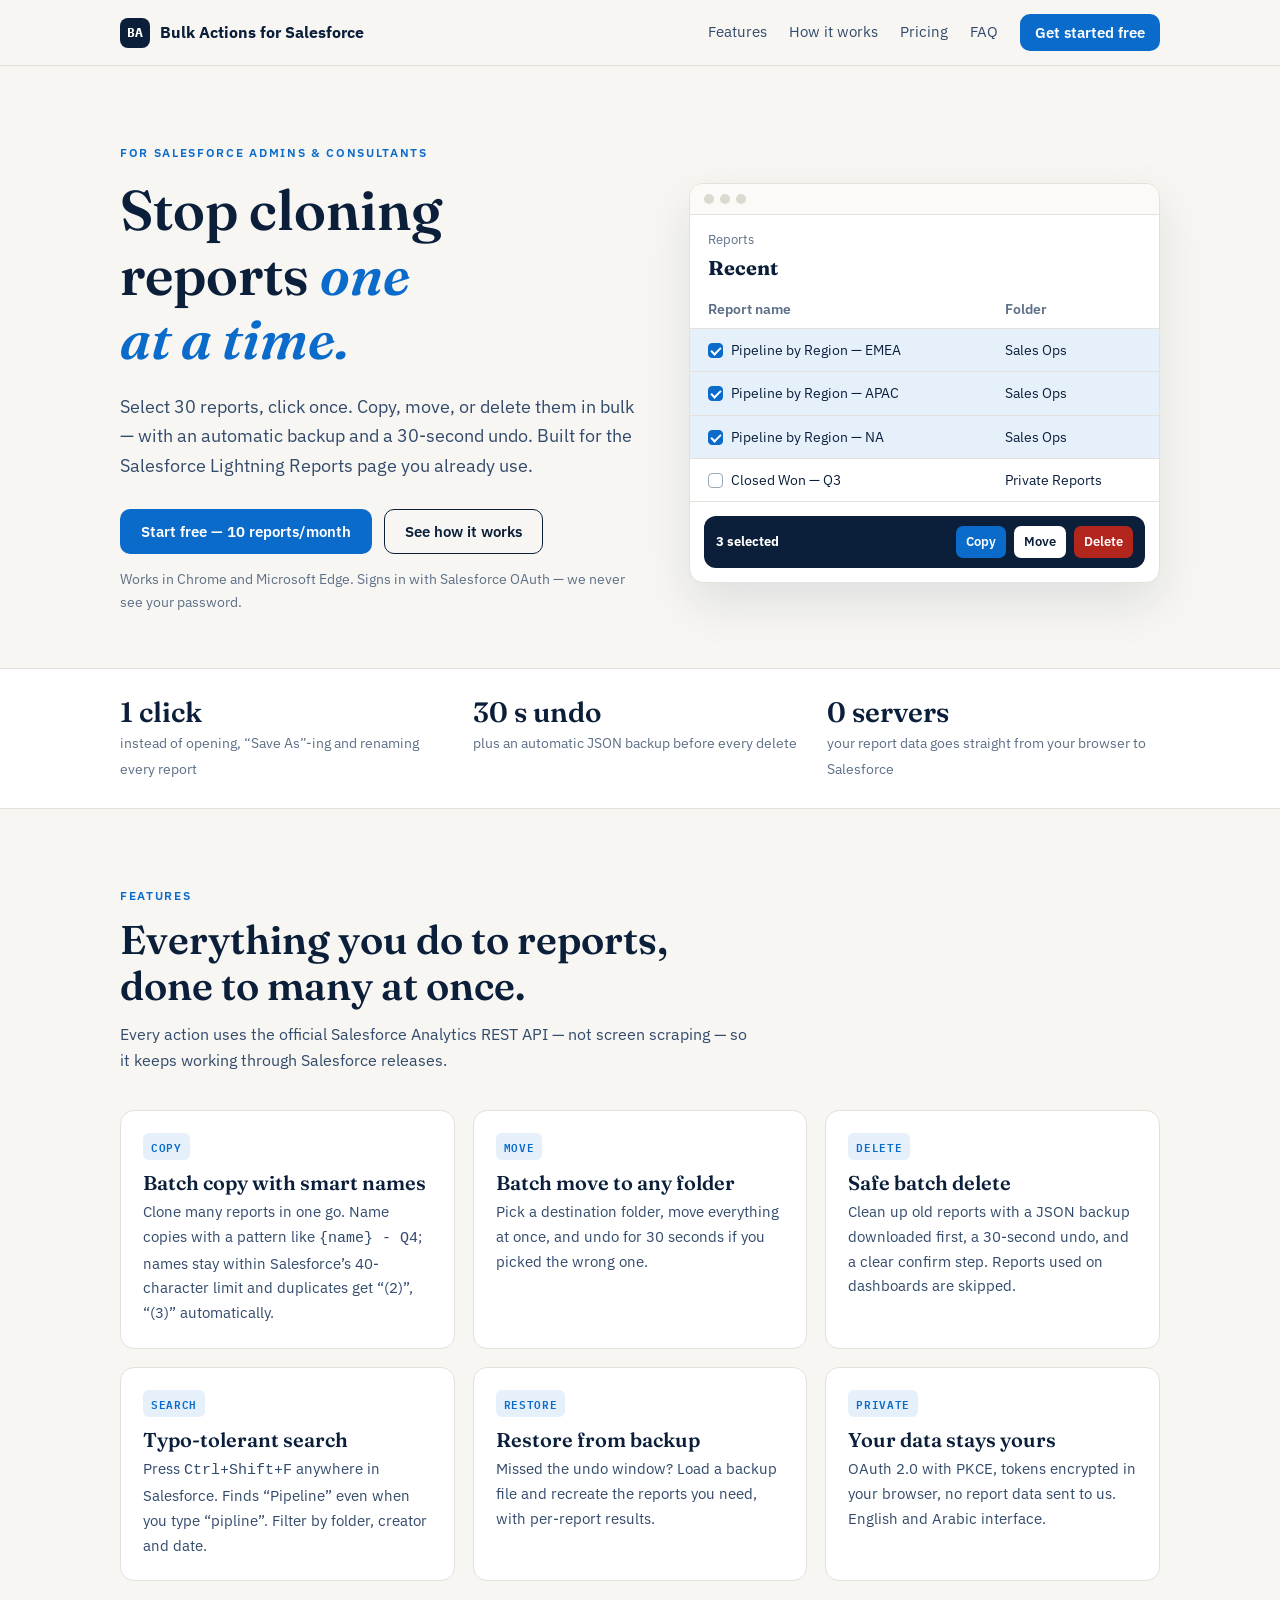
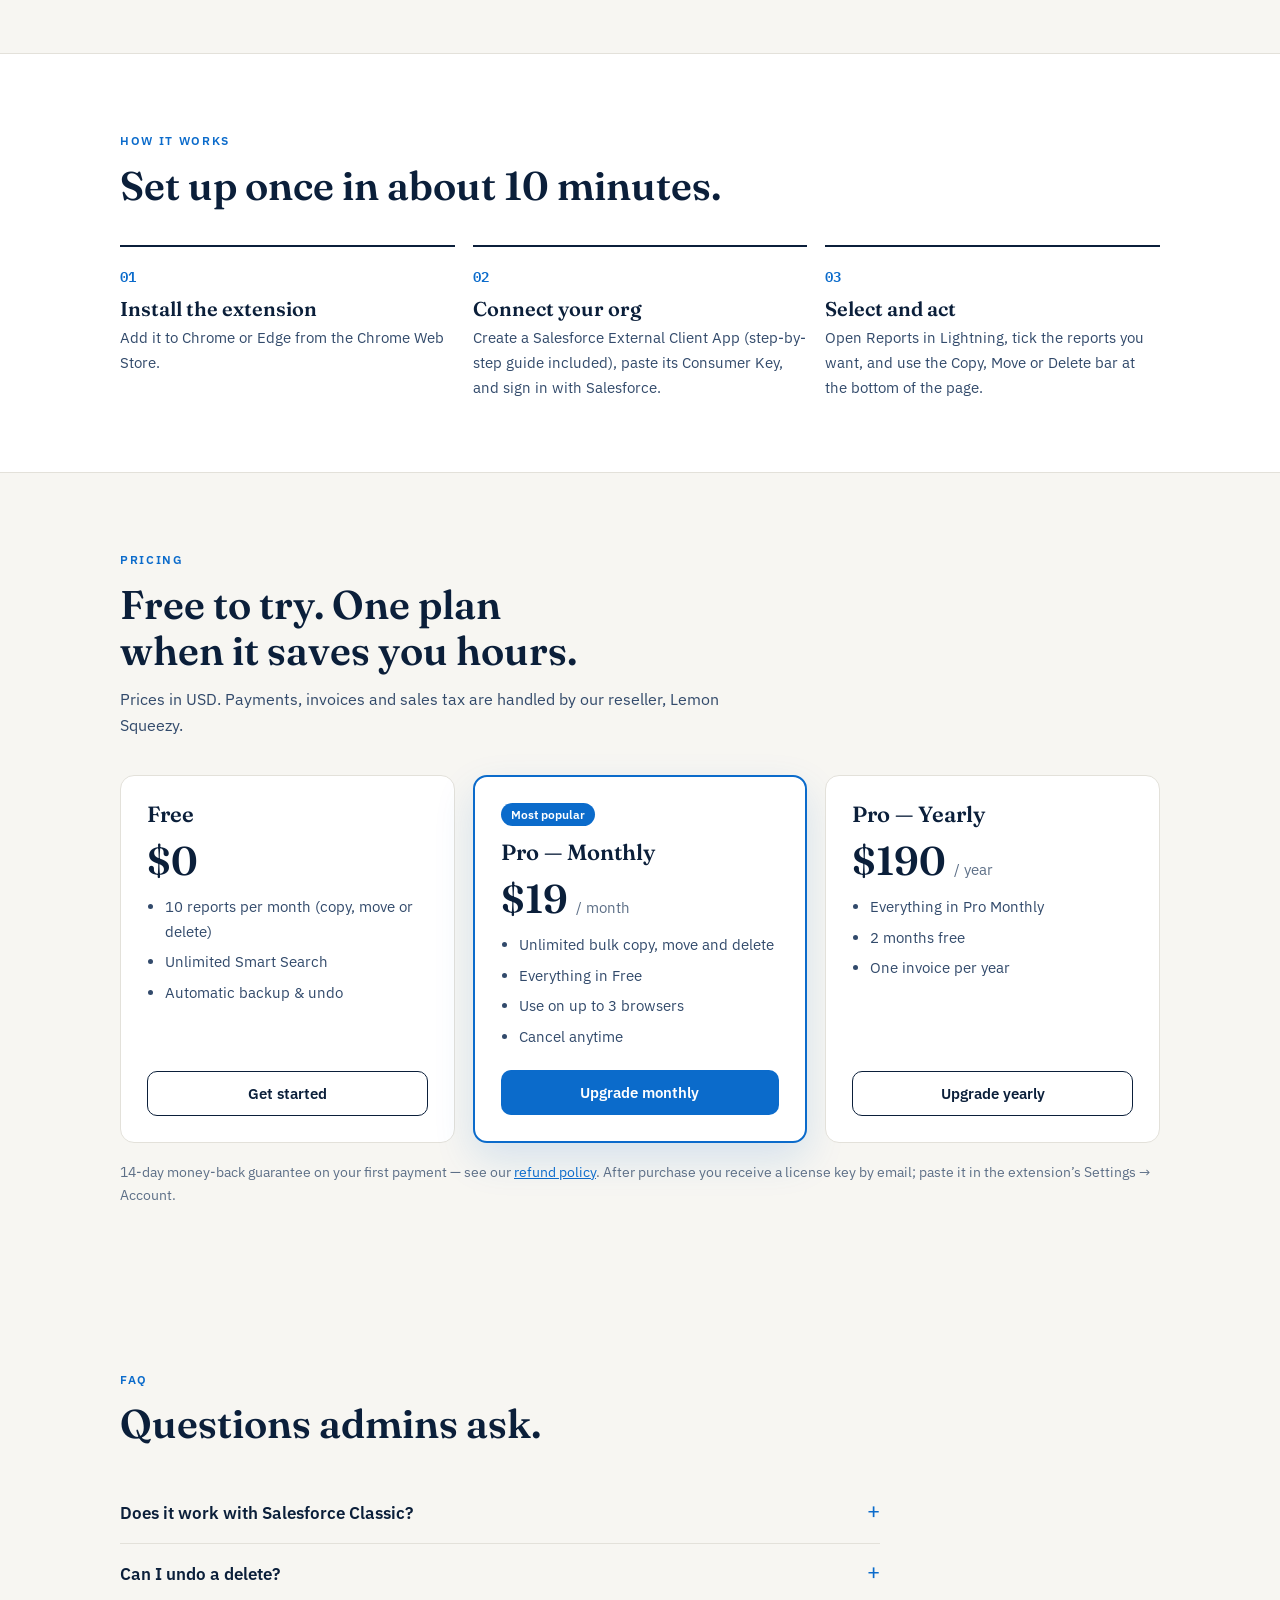
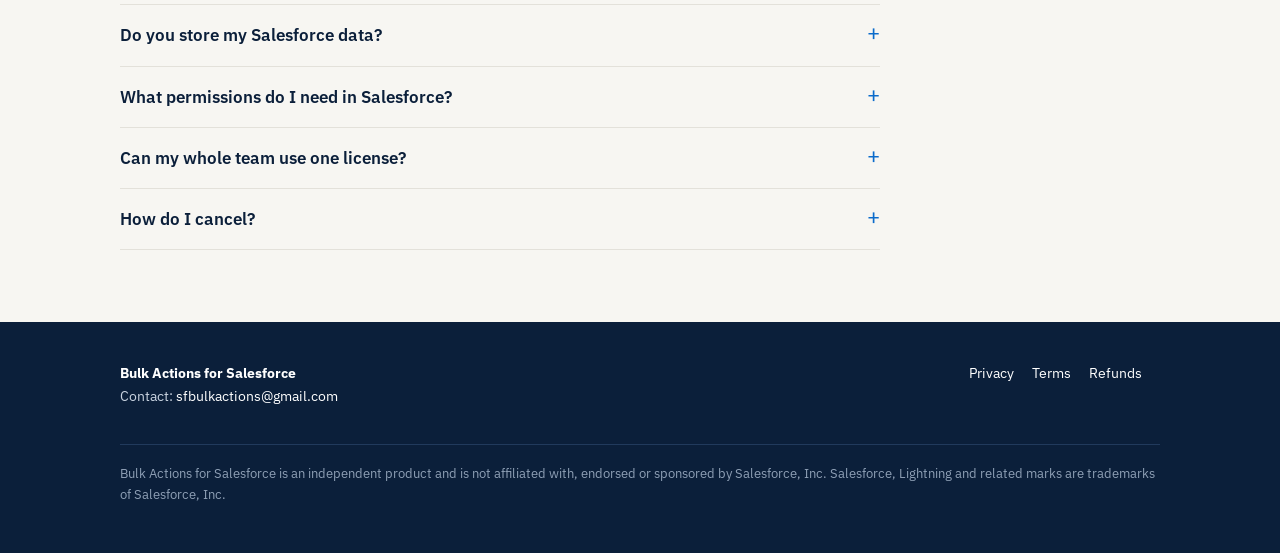
<file: index.html>
<!doctype html>
<html lang="en">
<head>
<meta charset="utf-8">
<meta name="viewport" content="width=device-width, initial-scale=1">
<title>Bulk Actions for Salesforce — copy, move and delete reports in bulk</title>
<meta name="description" content="A browser extension for Salesforce admins: copy, move, delete (with automatic backup and undo) and search many Salesforce reports at once.">
<link rel="preconnect" href="https://fonts.googleapis.com">
<link rel="preconnect" href="https://fonts.gstatic.com" crossorigin>
<link href="https://fonts.googleapis.com/css2?family=Fraunces:ital,opsz,wght@0,9..144,600;1,9..144,600&family=IBM+Plex+Mono:wght@600&family=IBM+Plex+Sans:wght@400;600;700&display=swap" rel="stylesheet">
<link rel="stylesheet" href="style.css">
</head>
<body>

<header class="nav">
  <div class="wrap">
    <a class="brand" href="index.html"><span class="brand-mark">BA</span>Bulk Actions for Salesforce</a>
    <nav class="nav-links" aria-label="Main">
      <a href="#features">Features</a>
      <a href="#how">How it works</a>
      <a href="#pricing">Pricing</a>
      <a href="#faq">FAQ</a>
      <a class="btn btn-primary btn-sm" href="#pricing">Get started free</a>
    </nav>
  </div>
</header>

<main>
<section class="hero">
  <div class="wrap hero-grid">
    <div>
      <span class="eyebrow">For Salesforce admins &amp; consultants</span>
      <h1>Stop cloning reports <em>one at a time.</em></h1>
      <p class="lead">Select 30 reports, click once. Copy, move, or delete them in bulk — with an automatic backup and a 30-second undo. Built for the Salesforce Lightning Reports page you already use.</p>
      <div class="hero-ctas">
        <a class="btn btn-primary" href="#pricing">Start free — 10 reports/month</a>
        <a class="btn btn-ghost" href="#how">See how it works</a>
      </div>
      <p class="hero-note">Works in Chrome and Microsoft Edge. Signs in with Salesforce OAuth — we never see your password.</p>
    </div>

    <div class="mock" role="img" aria-label="The extension on the Salesforce Reports list: three reports selected and a bulk action bar with Copy, Move and Delete.">
      <div class="mock-bar"><i></i><i></i><i></i></div>
      <div class="mock-title">Reports<b>Recent</b></div>
      <table>
        <thead><tr><th>Report name</th><th>Folder</th></tr></thead>
        <tbody>
          <tr class="sel"><td><span class="chk on"></span>Pipeline by Region — EMEA</td><td>Sales Ops</td></tr>
          <tr class="sel"><td><span class="chk on"></span>Pipeline by Region — APAC</td><td>Sales Ops</td></tr>
          <tr class="sel"><td><span class="chk on"></span>Pipeline by Region — NA</td><td>Sales Ops</td></tr>
          <tr><td><span class="chk"></span>Closed Won — Q3</td><td>Private Reports</td></tr>
        </tbody>
      </table>
      <div class="mock-sel"><b>3 selected</b><span class="p">Copy</span><span>Move</span><span class="d">Delete</span></div>
    </div>
  </div>
</section>

<div class="strip">
  <div class="wrap">
    <div><b>1 click</b><span>instead of opening, “Save As”-ing and renaming every report</span></div>
    <div><b>30 s undo</b><span>plus an automatic JSON backup before every delete</span></div>
    <div><b>0 servers</b><span>your report data goes straight from your browser to Salesforce</span></div>
  </div>
</div>

<section id="features">
  <div class="wrap">
    <div class="sec-head">
      <span class="eyebrow">Features</span>
      <h2>Everything you do to reports, done to many at once.</h2>
      <p>Every action uses the official Salesforce Analytics REST API — not screen scraping — so it keeps working through Salesforce releases.</p>
    </div>
    <div class="features">
      <article class="feat"><span class="tag">COPY</span><h3>Batch copy with smart names</h3><p>Clone many reports in one go. Name copies with a pattern like <code>{name} - Q4</code>; names stay within Salesforce’s 40-character limit and duplicates get “(2)”, “(3)” automatically.</p></article>
      <article class="feat"><span class="tag">MOVE</span><h3>Batch move to any folder</h3><p>Pick a destination folder, move everything at once, and undo for 30 seconds if you picked the wrong one.</p></article>
      <article class="feat"><span class="tag">DELETE</span><h3>Safe batch delete</h3><p>Clean up old reports with a JSON backup downloaded first, a 30-second undo, and a clear confirm step. Reports used on dashboards are skipped.</p></article>
      <article class="feat"><span class="tag">SEARCH</span><h3>Typo-tolerant search</h3><p>Press <kbd>Ctrl</kbd>+<kbd>Shift</kbd>+<kbd>F</kbd> anywhere in Salesforce. Finds “Pipeline” even when you type “pipline”. Filter by folder, creator and date.</p></article>
      <article class="feat"><span class="tag">RESTORE</span><h3>Restore from backup</h3><p>Missed the undo window? Load a backup file and recreate the reports you need, with per-report results.</p></article>
      <article class="feat"><span class="tag">PRIVATE</span><h3>Your data stays yours</h3><p>OAuth 2.0 with PKCE, tokens encrypted in your browser, no report data sent to us. English and Arabic interface.</p></article>
    </div>
  </div>
</section>

<section id="how" style="background:var(--card);border-block:1px solid var(--line)">
  <div class="wrap">
    <div class="sec-head">
      <span class="eyebrow">How it works</span>
      <h2>Set up once in about 10 minutes.</h2>
    </div>
    <div class="steps">
      <div class="step"><h3>Install the extension</h3><p>Add it to Chrome or Edge from the Chrome Web Store.</p></div>
      <div class="step"><h3>Connect your org</h3><p>Create a Salesforce External Client App (step-by-step guide included), paste its Consumer Key, and sign in with Salesforce.</p></div>
      <div class="step"><h3>Select and act</h3><p>Open Reports in Lightning, tick the reports you want, and use the Copy, Move or Delete bar at the bottom of the page.</p></div>
    </div>
  </div>
</section>

<section id="pricing">
  <div class="wrap">
    <div class="sec-head">
      <span class="eyebrow">Pricing</span>
      <h2>Free to try. One plan when it saves you hours.</h2>
      <p>Prices in USD. Payments, invoices and sales tax are handled by our reseller, Lemon Squeezy.</p>
    </div>
    <div class="pricing">
      <div class="plan">
        <h3>Free</h3>
        <div class="price">$0</div>
        <ul>
          <li>10 reports per month (copy, move or delete)</li>
          <li>Unlimited Smart Search</li>
          <li>Automatic backup &amp; undo</li>
        </ul>
        <a class="btn btn-ghost" href="#how">Get started</a>
      </div>
      <div class="plan best">
        <span class="pill">Most popular</span>
        <h3>Pro — Monthly</h3>
        <div class="price">$19 <small>/ month</small></div>
        <ul>
          <li>Unlimited bulk copy, move and delete</li>
          <li>Everything in Free</li>
          <li>Use on up to 3 browsers</li>
          <li>Cancel anytime</li>
        </ul>
        <a class="btn btn-primary" id="buy-monthly" href="#pricing">Upgrade monthly</a>
      </div>
      <div class="plan">
        <h3>Pro — Yearly</h3>
        <div class="price">$190 <small>/ year</small></div>
        <ul>
          <li>Everything in Pro Monthly</li>
          <li>2 months free</li>
          <li>One invoice per year</li>
        </ul>
        <a class="btn btn-ghost" id="buy-yearly" href="#pricing">Upgrade yearly</a>
      </div>
    </div>
    <p class="price-note">14-day money-back guarantee on your first payment — see our <a href="refund.html">refund policy</a>. After purchase you receive a license key by email; paste it in the extension’s Settings → Account.</p>
  </div>
</section>

<section id="faq">
  <div class="wrap"><div class="faq">
    <div class="sec-head"><span class="eyebrow">FAQ</span><h2>Questions admins ask.</h2></div>
    <details><summary>Does it work with Salesforce Classic?</summary><p>No. It is built for Lightning Experience (the Reports list at <code>/lightning/o/Report/home</code>).</p></details>
    <details><summary>Can I undo a delete?</summary><p>Yes, for 30 seconds with one click. After that, deleted reports stay in the Salesforce Recycle Bin for 15 days, and you also get a JSON backup file. Restoring from undo or backup creates new reports with the same settings; restoring from the Recycle Bin keeps the original ID.</p></details>
    <details><summary>Do you store my Salesforce data?</summary><p>No. The extension talks directly to your Salesforce org from your browser. We do not run a server that receives your reports. See the <a href="privacy.html">privacy policy</a>.</p></details>
    <details><summary>What permissions do I need in Salesforce?</summary><p>API access and permission to create, edit or delete the reports and folders you act on. The extension can’t do anything your Salesforce user can’t already do.</p></details>
    <details><summary>Can my whole team use one license?</summary><p>One Pro license covers one person on up to 3 browsers. Each admin needs their own license.</p></details>
    <details><summary>How do I cancel?</summary><p>Anytime, from the link in your receipt email or the “Manage subscription” button in Settings → Account. You keep Pro until the end of the period you paid for.</p></details></div>
  </div>
</section>
</main>

<footer>
  <div class="wrap">
    <div><strong style="color:#fff">Bulk Actions for Salesforce</strong><br>Contact: <a href="mailto:sfbulkactions@gmail.com">sfbulkactions@gmail.com</a></div>
    <div><a href="privacy.html">Privacy</a><a href="terms.html">Terms</a><a href="refund.html">Refunds</a></div>
    <p class="disclaimer">Bulk Actions for Salesforce is an independent product and is not affiliated with, endorsed or sponsored by Salesforce, Inc. Salesforce, Lightning and related marks are trademarks of Salesforce, Inc.</p>
  </div>
</footer>
</body>
</html>
</file>
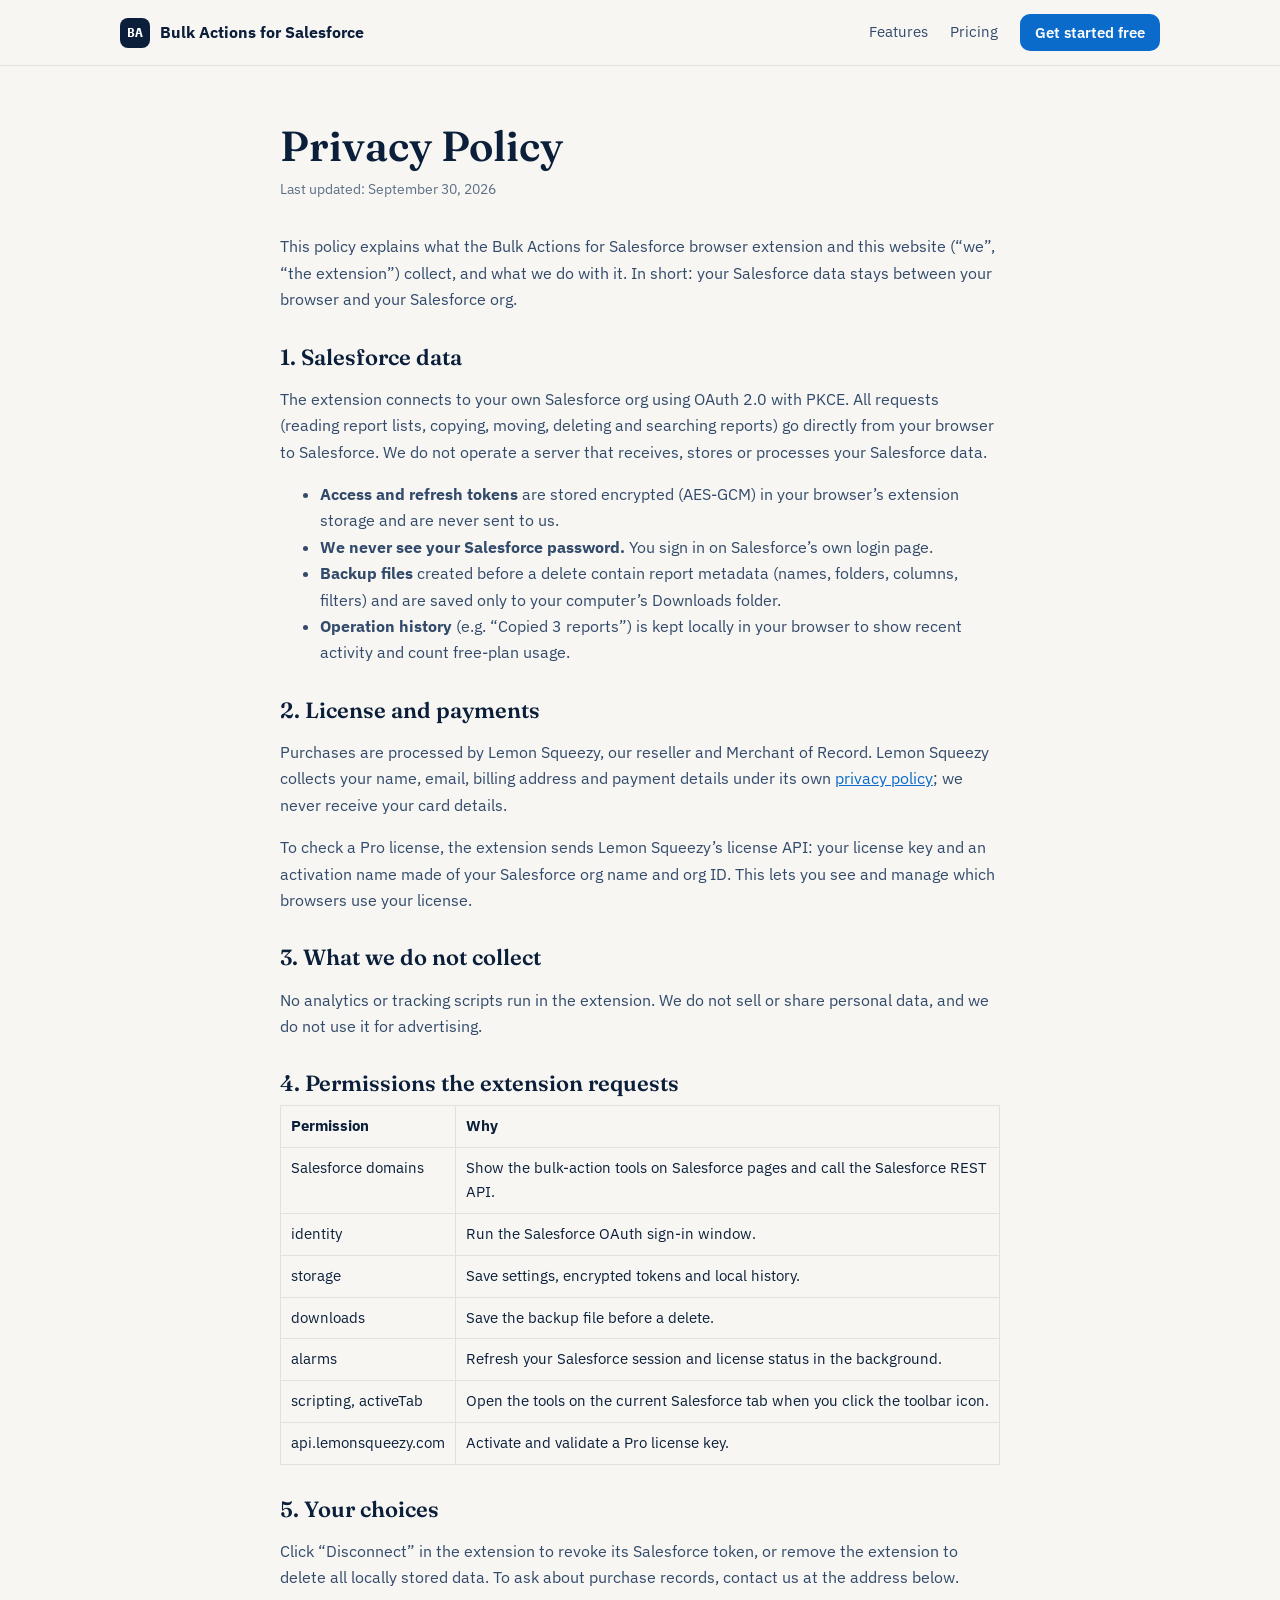
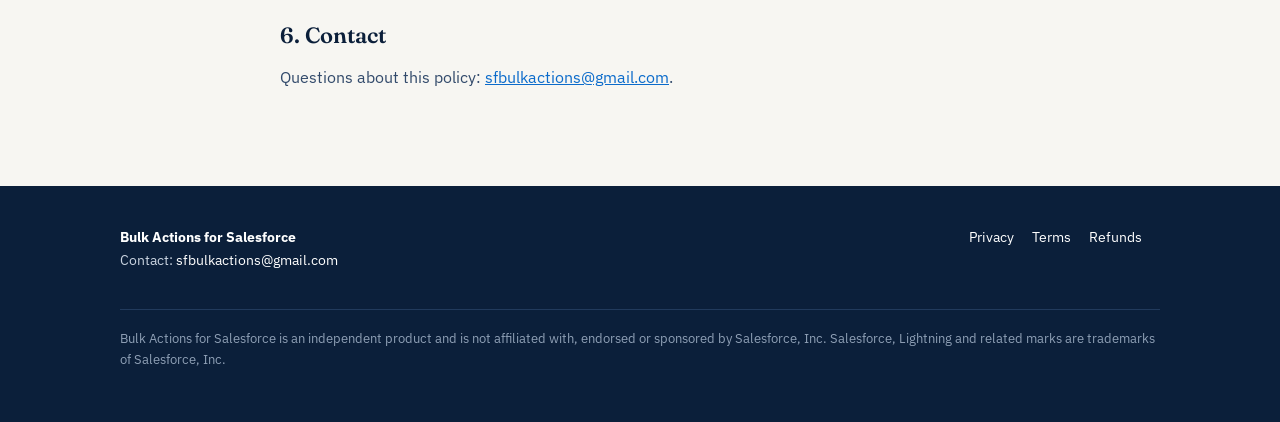
<file: privacy.html>
<!doctype html>
<html lang="en">
<head>
<meta charset="utf-8">
<meta name="viewport" content="width=device-width, initial-scale=1">
<title>Privacy Policy — Bulk Actions for Salesforce</title>
<link rel="preconnect" href="https://fonts.googleapis.com">
<link rel="preconnect" href="https://fonts.gstatic.com" crossorigin>
<link href="https://fonts.googleapis.com/css2?family=Fraunces:ital,opsz,wght@0,9..144,600;1,9..144,600&family=IBM+Plex+Mono:wght@600&family=IBM+Plex+Sans:wght@400;600;700&display=swap" rel="stylesheet">
<link rel="stylesheet" href="style.css">
</head>
<body>
<header class="nav"><div class="wrap">
  <a class="brand" href="index.html"><span class="brand-mark">BA</span>Bulk Actions for Salesforce</a>
  <nav class="nav-links" aria-label="Main"><a href="index.html#features">Features</a><a href="index.html#pricing">Pricing</a><a class="btn btn-primary btn-sm" href="index.html#pricing">Get started free</a></nav>
</div></header>
<main class="wrap legal">
<h1>Privacy Policy</h1>
<p class="updated">Last updated: September 30, 2026</p>
<p>This policy explains what the Bulk Actions for Salesforce browser extension and this website (“we”, “the extension”) collect, and what we do with it. In short: your Salesforce data stays between your browser and your Salesforce org.</p>

<h2>1. Salesforce data</h2>
<p>The extension connects to your own Salesforce org using OAuth 2.0 with PKCE. All requests (reading report lists, copying, moving, deleting and searching reports) go directly from your browser to Salesforce. We do not operate a server that receives, stores or processes your Salesforce data.</p>
<ul>
  <li><strong>Access and refresh tokens</strong> are stored encrypted (AES-GCM) in your browser’s extension storage and are never sent to us.</li>
  <li><strong>We never see your Salesforce password.</strong> You sign in on Salesforce’s own login page.</li>
  <li><strong>Backup files</strong> created before a delete contain report metadata (names, folders, columns, filters) and are saved only to your computer’s Downloads folder.</li>
  <li><strong>Operation history</strong> (e.g. “Copied 3 reports”) is kept locally in your browser to show recent activity and count free-plan usage.</li>
</ul>

<h2>2. License and payments</h2>
<p>Purchases are processed by Lemon Squeezy, our reseller and Merchant of Record. Lemon Squeezy collects your name, email, billing address and payment details under its own <a href="https://www.lemonsqueezy.com/privacy" rel="noopener">privacy policy</a>; we never receive your card details.</p>
<p>To check a Pro license, the extension sends Lemon Squeezy’s license API: your license key and an activation name made of your Salesforce org name and org ID. This lets you see and manage which browsers use your license.</p>

<h2>3. What we do not collect</h2>
<p>No analytics or tracking scripts run in the extension. We do not sell or share personal data, and we do not use it for advertising.</p>

<h2>4. Permissions the extension requests</h2>
<div class="table-wrap"><table>
<tr><th>Permission</th><th>Why</th></tr>
<tr><td>Salesforce domains</td><td>Show the bulk-action tools on Salesforce pages and call the Salesforce REST API.</td></tr>
<tr><td>identity</td><td>Run the Salesforce OAuth sign-in window.</td></tr>
<tr><td>storage</td><td>Save settings, encrypted tokens and local history.</td></tr>
<tr><td>downloads</td><td>Save the backup file before a delete.</td></tr>
<tr><td>alarms</td><td>Refresh your Salesforce session and license status in the background.</td></tr>
<tr><td>scripting, activeTab</td><td>Open the tools on the current Salesforce tab when you click the toolbar icon.</td></tr>
<tr><td>api.lemonsqueezy.com</td><td>Activate and validate a Pro license key.</td></tr>
</table></div>

<h2>5. Your choices</h2>
<p>Click “Disconnect” in the extension to revoke its Salesforce token, or remove the extension to delete all locally stored data. To ask about purchase records, contact us at the address below.</p>

<h2>6. Contact</h2>
<p>Questions about this policy: <a href="mailto:sfbulkactions@gmail.com">sfbulkactions@gmail.com</a>.</p>
</main>
<footer><div class="wrap">
  <div><strong style="color:#fff">Bulk Actions for Salesforce</strong><br>Contact: <a href="mailto:sfbulkactions@gmail.com">sfbulkactions@gmail.com</a></div>
  <div><a href="privacy.html">Privacy</a><a href="terms.html">Terms</a><a href="refund.html">Refunds</a></div>
  <p class="disclaimer">Bulk Actions for Salesforce is an independent product and is not affiliated with, endorsed or sponsored by Salesforce, Inc. Salesforce, Lightning and related marks are trademarks of Salesforce, Inc.</p>
</div></footer>
</body></html>
</file>
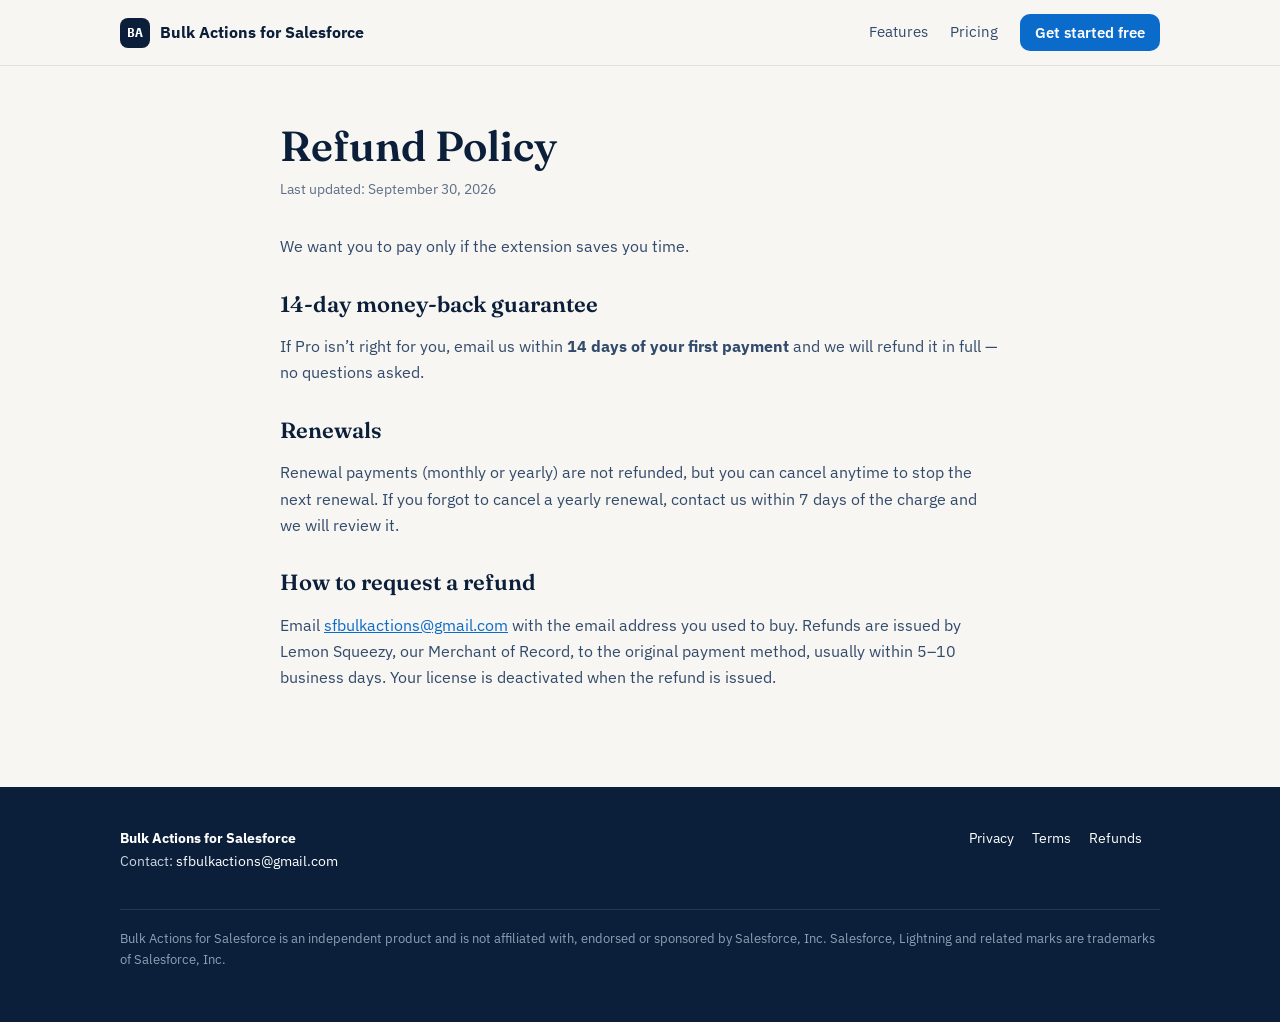
<file: refund.html>
<!doctype html>
<html lang="en">
<head>
<meta charset="utf-8">
<meta name="viewport" content="width=device-width, initial-scale=1">
<title>Refund Policy — Bulk Actions for Salesforce</title>
<link rel="preconnect" href="https://fonts.googleapis.com">
<link rel="preconnect" href="https://fonts.gstatic.com" crossorigin>
<link href="https://fonts.googleapis.com/css2?family=Fraunces:ital,opsz,wght@0,9..144,600;1,9..144,600&family=IBM+Plex+Mono:wght@600&family=IBM+Plex+Sans:wght@400;600;700&display=swap" rel="stylesheet">
<link rel="stylesheet" href="style.css">
</head>
<body>
<header class="nav"><div class="wrap">
  <a class="brand" href="index.html"><span class="brand-mark">BA</span>Bulk Actions for Salesforce</a>
  <nav class="nav-links" aria-label="Main"><a href="index.html#features">Features</a><a href="index.html#pricing">Pricing</a><a class="btn btn-primary btn-sm" href="index.html#pricing">Get started free</a></nav>
</div></header>
<main class="wrap legal">
<h1>Refund Policy</h1>
<p class="updated">Last updated: September 30, 2026</p>
<p>We want you to pay only if the extension saves you time.</p>

<h2>14-day money-back guarantee</h2>
<p>If Pro isn’t right for you, email us within <strong>14 days of your first payment</strong> and we will refund it in full — no questions asked.</p>

<h2>Renewals</h2>
<p>Renewal payments (monthly or yearly) are not refunded, but you can cancel anytime to stop the next renewal. If you forgot to cancel a yearly renewal, contact us within 7 days of the charge and we will review it.</p>

<h2>How to request a refund</h2>
<p>Email <a href="mailto:sfbulkactions@gmail.com">sfbulkactions@gmail.com</a> with the email address you used to buy. Refunds are issued by Lemon Squeezy, our Merchant of Record, to the original payment method, usually within 5–10 business days. Your license is deactivated when the refund is issued.</p>
</main>
<footer><div class="wrap">
  <div><strong style="color:#fff">Bulk Actions for Salesforce</strong><br>Contact: <a href="mailto:sfbulkactions@gmail.com">sfbulkactions@gmail.com</a></div>
  <div><a href="privacy.html">Privacy</a><a href="terms.html">Terms</a><a href="refund.html">Refunds</a></div>
  <p class="disclaimer">Bulk Actions for Salesforce is an independent product and is not affiliated with, endorsed or sponsored by Salesforce, Inc. Salesforce, Lightning and related marks are trademarks of Salesforce, Inc.</p>
</div></footer>
</body></html>
</file>
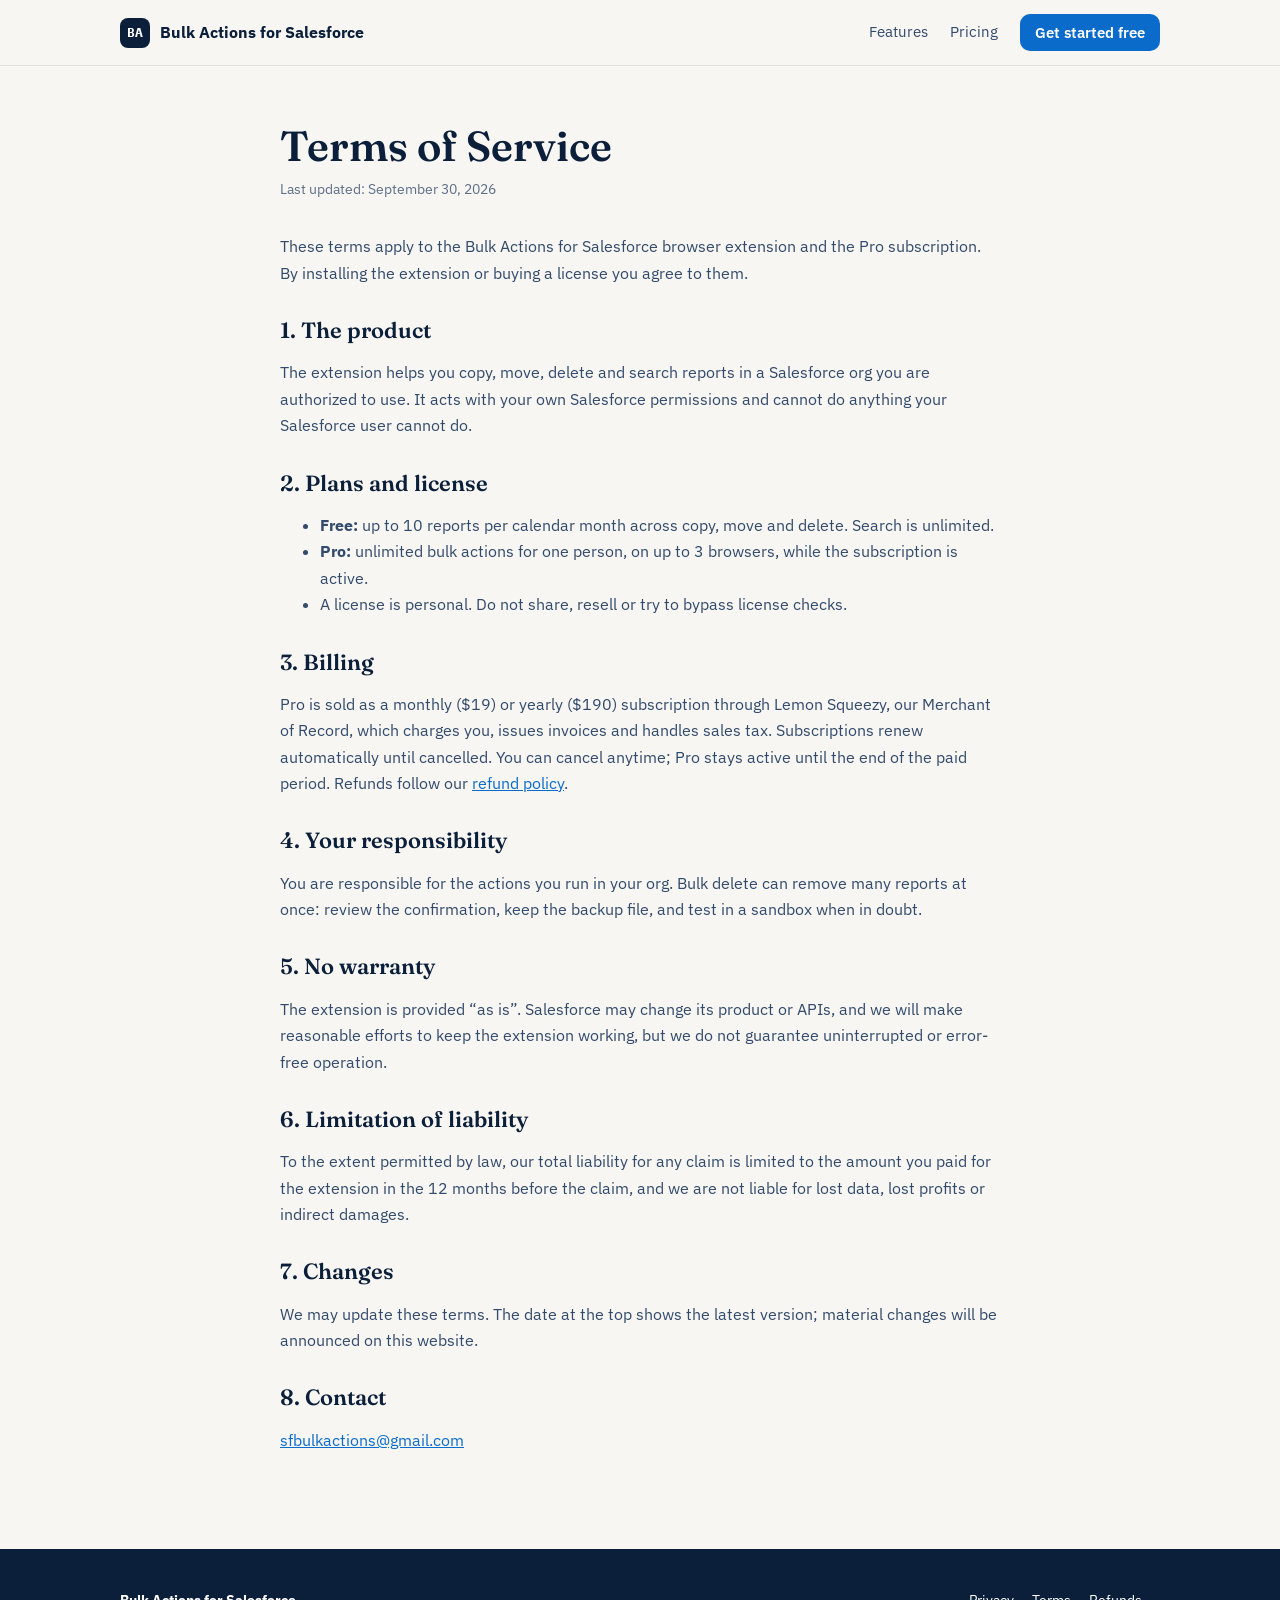
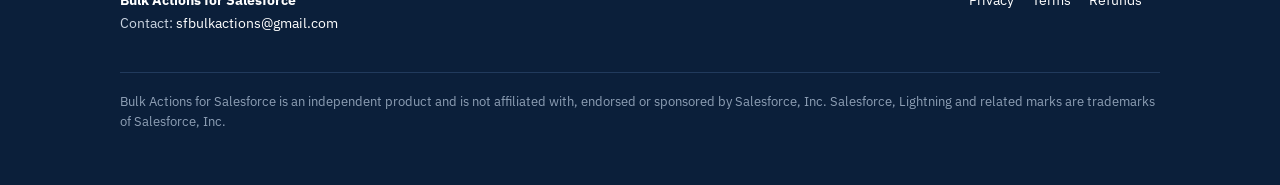
<file: terms.html>
<!doctype html>
<html lang="en">
<head>
<meta charset="utf-8">
<meta name="viewport" content="width=device-width, initial-scale=1">
<title>Terms of Service — Bulk Actions for Salesforce</title>
<link rel="preconnect" href="https://fonts.googleapis.com">
<link rel="preconnect" href="https://fonts.gstatic.com" crossorigin>
<link href="https://fonts.googleapis.com/css2?family=Fraunces:ital,opsz,wght@0,9..144,600;1,9..144,600&family=IBM+Plex+Mono:wght@600&family=IBM+Plex+Sans:wght@400;600;700&display=swap" rel="stylesheet">
<link rel="stylesheet" href="style.css">
</head>
<body>
<header class="nav"><div class="wrap">
  <a class="brand" href="index.html"><span class="brand-mark">BA</span>Bulk Actions for Salesforce</a>
  <nav class="nav-links" aria-label="Main"><a href="index.html#features">Features</a><a href="index.html#pricing">Pricing</a><a class="btn btn-primary btn-sm" href="index.html#pricing">Get started free</a></nav>
</div></header>
<main class="wrap legal">
<h1>Terms of Service</h1>
<p class="updated">Last updated: September 30, 2026</p>
<p>These terms apply to the Bulk Actions for Salesforce browser extension and the Pro subscription. By installing the extension or buying a license you agree to them.</p>

<h2>1. The product</h2>
<p>The extension helps you copy, move, delete and search reports in a Salesforce org you are authorized to use. It acts with your own Salesforce permissions and cannot do anything your Salesforce user cannot do.</p>

<h2>2. Plans and license</h2>
<ul>
  <li><strong>Free:</strong> up to 10 reports per calendar month across copy, move and delete. Search is unlimited.</li>
  <li><strong>Pro:</strong> unlimited bulk actions for one person, on up to 3 browsers, while the subscription is active.</li>
  <li>A license is personal. Do not share, resell or try to bypass license checks.</li>
</ul>

<h2>3. Billing</h2>
<p>Pro is sold as a monthly ($19) or yearly ($190) subscription through Lemon Squeezy, our Merchant of Record, which charges you, issues invoices and handles sales tax. Subscriptions renew automatically until cancelled. You can cancel anytime; Pro stays active until the end of the paid period. Refunds follow our <a href="refund.html">refund policy</a>.</p>

<h2>4. Your responsibility</h2>
<p>You are responsible for the actions you run in your org. Bulk delete can remove many reports at once: review the confirmation, keep the backup file, and test in a sandbox when in doubt.</p>

<h2>5. No warranty</h2>
<p>The extension is provided “as is”. Salesforce may change its product or APIs, and we will make reasonable efforts to keep the extension working, but we do not guarantee uninterrupted or error-free operation.</p>

<h2>6. Limitation of liability</h2>
<p>To the extent permitted by law, our total liability for any claim is limited to the amount you paid for the extension in the 12 months before the claim, and we are not liable for lost data, lost profits or indirect damages.</p>

<h2>7. Changes</h2>
<p>We may update these terms. The date at the top shows the latest version; material changes will be announced on this website.</p>

<h2>8. Contact</h2>
<p><a href="mailto:sfbulkactions@gmail.com">sfbulkactions@gmail.com</a></p>
</main>
<footer><div class="wrap">
  <div><strong style="color:#fff">Bulk Actions for Salesforce</strong><br>Contact: <a href="mailto:sfbulkactions@gmail.com">sfbulkactions@gmail.com</a></div>
  <div><a href="privacy.html">Privacy</a><a href="terms.html">Terms</a><a href="refund.html">Refunds</a></div>
  <p class="disclaimer">Bulk Actions for Salesforce is an independent product and is not affiliated with, endorsed or sponsored by Salesforce, Inc. Salesforce, Lightning and related marks are trademarks of Salesforce, Inc.</p>
</div></footer>
</body></html>
</file>
<file: style.css>
/* Bulk Actions for Salesforce — marketing site
   Palette: deep navy ink, cloud-blue accent, warm paper ground. */
:root{
  --ink:#0b1f3a; --ink-2:#324a6b; --muted:#5d6f87;
  --paper:#f7f6f2; --card:#ffffff; --line:#e3e1da;
  --accent:#0b6bcb; --accent-2:#0a4f99; --accent-soft:#e6f0fb;
  --good:#1f7a4a; --danger:#b3261e;
  --radius:14px;
  --display:"Fraunces", Georgia, "Times New Roman", serif;
  --body:"IBM Plex Sans", system-ui, -apple-system, "Segoe UI", Arial, sans-serif;
  --mono:"IBM Plex Mono", ui-monospace, Consolas, monospace;
}
*{box-sizing:border-box}
html{scroll-behavior:smooth}
@media (prefers-reduced-motion:reduce){html{scroll-behavior:auto}}
body{margin:0;background:var(--paper);color:var(--ink);font:16px/1.65 var(--body)}
a{color:var(--accent)}
a:focus-visible,button:focus-visible{outline:3px solid var(--accent);outline-offset:3px;border-radius:6px}
img{max-width:100%}
.wrap{max-width:1080px;margin:0 auto;padding-inline:20px}
h1,h2,h3{font-family:var(--display);font-weight:600;line-height:1.15;text-wrap:balance;margin:0}
.eyebrow{font:600 12px/1 var(--body);letter-spacing:.14em;text-transform:uppercase;color:var(--accent)}

/* nav */
.nav{position:sticky;top:0;z-index:10;background:color-mix(in srgb,var(--paper) 92%,transparent);backdrop-filter:blur(8px);border-bottom:1px solid var(--line)}
.nav .wrap{display:flex;align-items:center;justify-content:space-between;gap:16px;padding-block:14px}
.brand{display:flex;align-items:center;gap:10px;font-weight:700;color:var(--ink);text-decoration:none}
.brand-mark{width:30px;height:30px;border-radius:8px;background:var(--ink);color:#fff;display:grid;place-items:center;font:700 13px var(--mono)}
.nav-links{display:flex;gap:22px;align-items:center;flex-wrap:wrap}
.nav-links a{color:var(--ink-2);text-decoration:none;font-size:15px}
.nav-links a:hover{color:var(--accent)}
@media (max-width:640px){.nav-links a:not(.btn){display:none}}

.btn{display:inline-flex;align-items:center;justify-content:center;gap:8px;border-radius:10px;padding:12px 20px;font:600 15px var(--body);text-decoration:none;border:1.5px solid transparent;cursor:pointer}
.btn-primary{background:var(--accent);color:#fff}
.btn-primary:hover{background:var(--accent-2)}
.btn-ghost{border-color:var(--ink);color:var(--ink);background:transparent}
.btn-ghost:hover{background:var(--ink);color:#fff}
.btn-sm{padding:8px 14px;font-size:14px}

/* hero */
.hero{padding-block:72px 40px}
.hero-grid{display:grid;grid-template-columns:1.05fr .95fr;gap:48px;align-items:center}
@media (max-width:880px){.hero-grid{grid-template-columns:1fr}}
.hero h1{font-size:clamp(34px,5.4vw,56px);margin-top:14px}
.hero h1 em{font-style:italic;color:var(--accent)}
.hero p.lead{font-size:18px;color:var(--ink-2);max-width:52ch;margin:20px 0 28px}
.hero-ctas{display:flex;gap:12px;flex-wrap:wrap}
.hero-note{font-size:14px;color:var(--muted);margin-top:14px}

/* product mock (real UI, redrawn) */
.mock{background:var(--card);border:1px solid var(--line);border-radius:var(--radius);box-shadow:0 20px 50px rgba(11,31,58,.10);overflow:hidden;min-width:0}
.mock-bar{display:flex;gap:6px;padding:10px 14px;border-bottom:1px solid var(--line);background:#fbfaf7}
.mock-bar i{width:10px;height:10px;border-radius:50%;background:#dcd9d0}
.mock-title{padding:14px 18px 6px;font-size:13px;color:var(--muted)}
.mock-title b{display:block;font-size:20px;color:var(--ink);font-family:var(--display)}
.mock table{width:100%;border-collapse:collapse;font-size:13.5px}
.mock th{text-align:left;font-weight:600;color:var(--muted);padding:8px 18px;border-bottom:1px solid var(--line)}
.mock td{padding:10px 18px;border-bottom:1px solid var(--line)}
.mock tr.sel td{background:var(--accent-soft)}
.chk{display:inline-block;width:15px;height:15px;border:1.5px solid #9aa7b8;border-radius:4px;vertical-align:-3px;margin-right:8px}
.chk.on{background:var(--accent);border-color:var(--accent);position:relative}
.chk.on::after{content:"";position:absolute;left:4px;top:1px;width:4px;height:8px;border:solid #fff;border-width:0 2px 2px 0;transform:rotate(45deg)}
.mock-sel{margin:14px;display:flex;align-items:center;gap:8px;flex-wrap:wrap;background:var(--ink);color:#fff;border-radius:12px;padding:10px 12px;font-size:13px}
.mock-sel b{margin-right:auto}
.mock-sel span{border-radius:7px;padding:5px 10px;background:#fff;color:var(--ink);font-weight:600}
.mock-sel span.p{background:var(--accent);color:#fff}
.mock-sel span.d{background:var(--danger);color:#fff}

/* stats strip */
.strip{border-block:1px solid var(--line);background:var(--card)}
.strip .wrap{display:grid;grid-template-columns:repeat(3,1fr);gap:20px;padding-block:26px}
@media (max-width:700px){.strip .wrap{grid-template-columns:1fr}}
.strip b{display:block;font:600 28px var(--display)}
.strip span{color:var(--muted);font-size:14px}

section{padding-block:72px}
.sec-head{max-width:640px;margin-bottom:36px}
.sec-head h2{font-size:clamp(28px,3.6vw,40px);margin-top:10px}
.sec-head p{color:var(--ink-2);margin:12px 0 0}

/* features */
.features{display:grid;grid-template-columns:repeat(3,1fr);gap:18px}
@media (max-width:880px){.features{grid-template-columns:1fr 1fr}}
@media (max-width:560px){.features{grid-template-columns:1fr}}
.feat{background:var(--card);border:1px solid var(--line);border-radius:var(--radius);padding:22px;min-width:0}
.feat h3{font-size:20px;margin:12px 0 6px}
.feat p{margin:0;color:var(--ink-2);font-size:15px}
.feat .tag{font:600 11px var(--mono);letter-spacing:.06em;color:var(--accent);background:var(--accent-soft);padding:4px 8px;border-radius:6px}

/* steps */
.steps{display:grid;grid-template-columns:repeat(3,1fr);gap:18px;counter-reset:s}
@media (max-width:760px){.steps{grid-template-columns:1fr}}
.step{border-top:2px solid var(--ink);padding-top:16px}
.step::before{counter-increment:s;content:"0" counter(s);font:600 14px var(--mono);color:var(--accent)}
.step h3{font-size:20px;margin:8px 0 6px}
.step p{margin:0;color:var(--ink-2);font-size:15px}

/* pricing */
.pricing{display:grid;grid-template-columns:repeat(3,1fr);gap:18px;align-items:stretch}
@media (max-width:880px){.pricing{grid-template-columns:1fr}}
.plan{background:var(--card);border:1px solid var(--line);border-radius:var(--radius);padding:26px;display:flex;flex-direction:column;gap:14px}
.plan.best{border:2px solid var(--accent);box-shadow:0 16px 40px rgba(11,107,203,.14)}
.plan h3{font-size:22px}
.price{font:600 40px/1 var(--display)}
.price small{font:400 15px var(--body);color:var(--muted)}
.plan ul{margin:0;padding-left:18px;color:var(--ink-2);font-size:15px;flex:1}
.plan li{margin-bottom:6px}
.pill{align-self:flex-start;font:600 12px var(--body);background:var(--accent);color:#fff;padding:4px 10px;border-radius:99px}
.price-note{margin-top:18px;font-size:14px;color:var(--muted)}

/* faq */
.faq{max-width:760px}
details{border-bottom:1px solid var(--line);padding:16px 0}
summary{cursor:pointer;font-weight:600;font-size:17px;list-style:none;display:flex;justify-content:space-between;gap:16px}
summary::after{content:"+";color:var(--accent);font-weight:400;font-size:22px;line-height:1}
details[open] summary::after{content:"–"}
details p{margin:10px 0 0;color:var(--ink-2)}

/* footer */
footer{background:var(--ink);color:#c9d3e0;padding-block:40px;font-size:14px}
footer .wrap{display:flex;flex-wrap:wrap;gap:24px;justify-content:space-between}
footer a{color:#fff;text-decoration:none;margin-right:18px}
footer a:hover{text-decoration:underline}
.disclaimer{flex-basis:100%;color:#8fa0b6;font-size:12.5px;border-top:1px solid #213a5c;padding-top:18px}

/* legal pages */
.legal{max-width:760px;padding-block:56px 80px}
.legal h1{font-size:clamp(30px,4vw,42px)}
.legal .updated{color:var(--muted);font-size:14px;margin:8px 0 32px}
.legal h2{font-size:22px;margin:32px 0 8px}
.legal p,.legal li{color:var(--ink-2)}
.legal table{border-collapse:collapse;width:100%;font-size:15px}
.legal td,.legal th{border:1px solid var(--line);padding:8px 10px;text-align:left;vertical-align:top}
.table-wrap{overflow-x:auto}
.nav-links a.btn-primary{color:#fff}
.nav-links a.btn-primary:hover{color:#fff}
</file>
